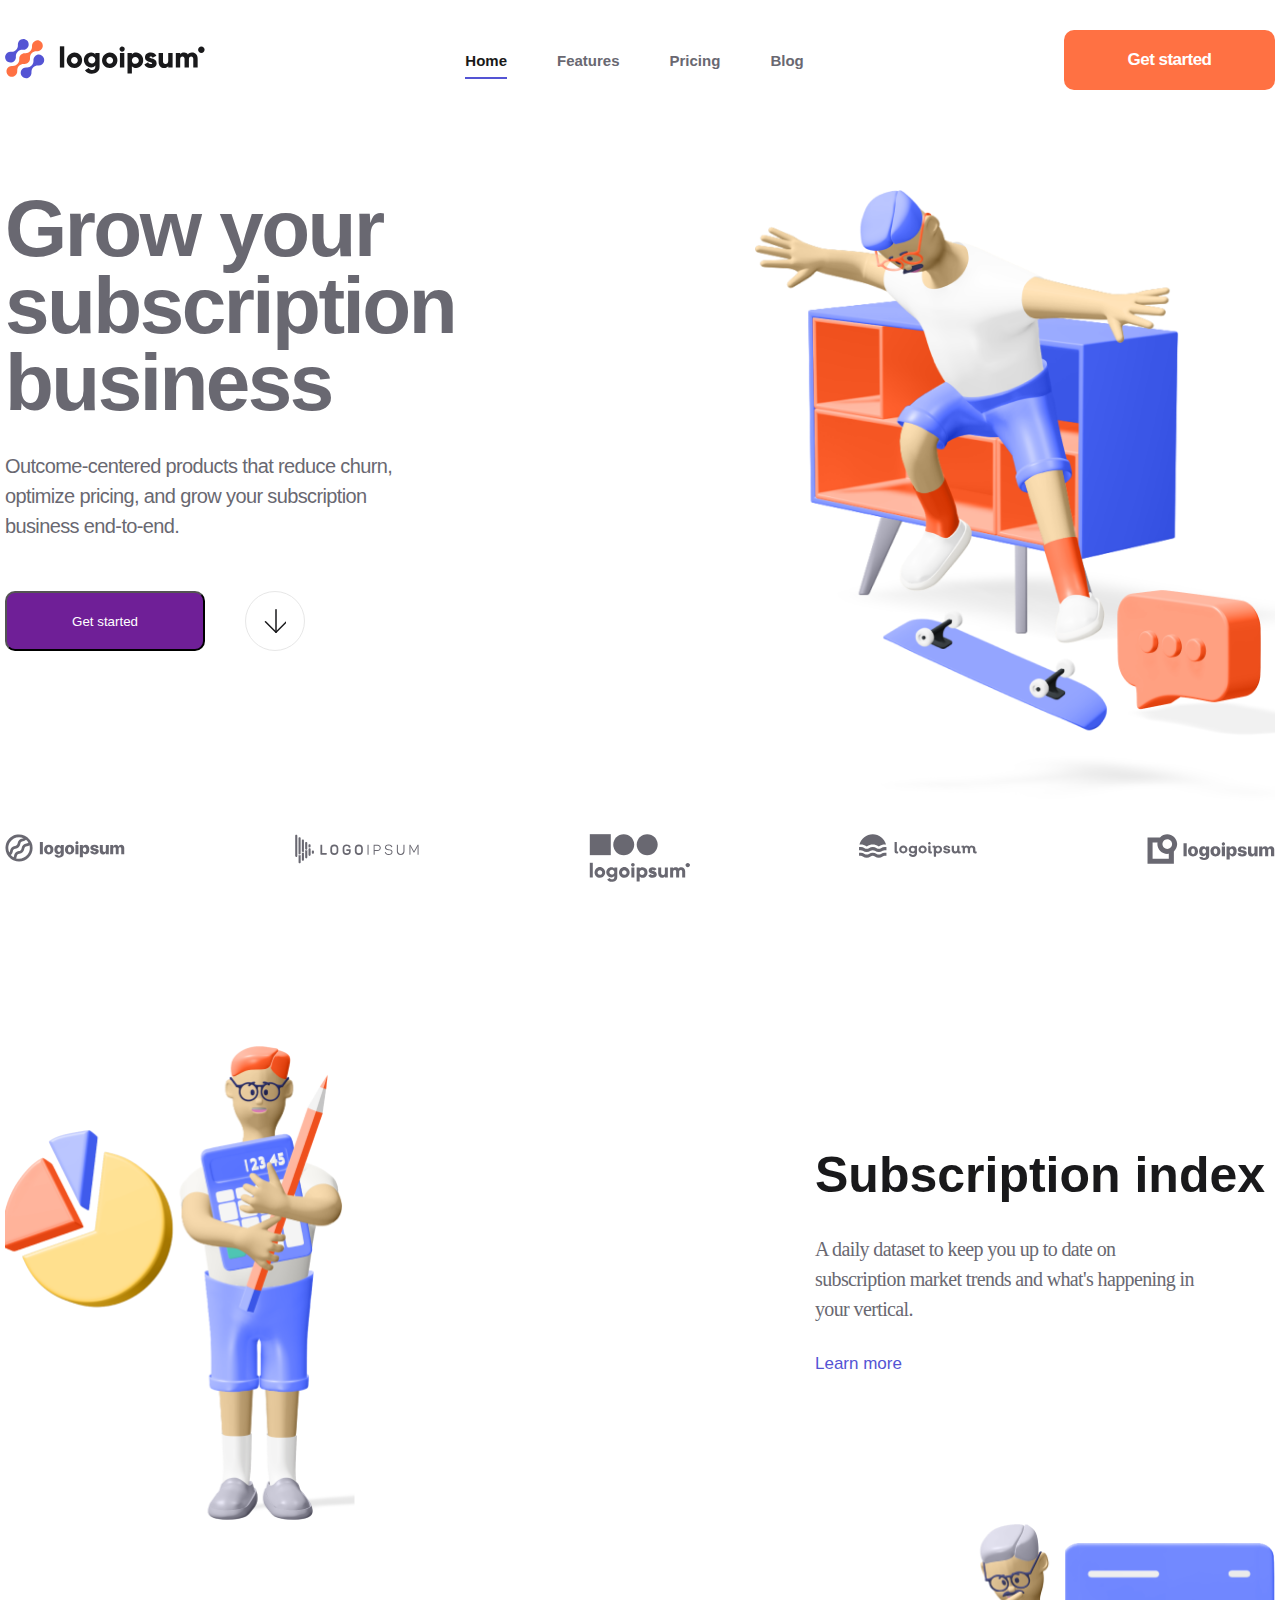
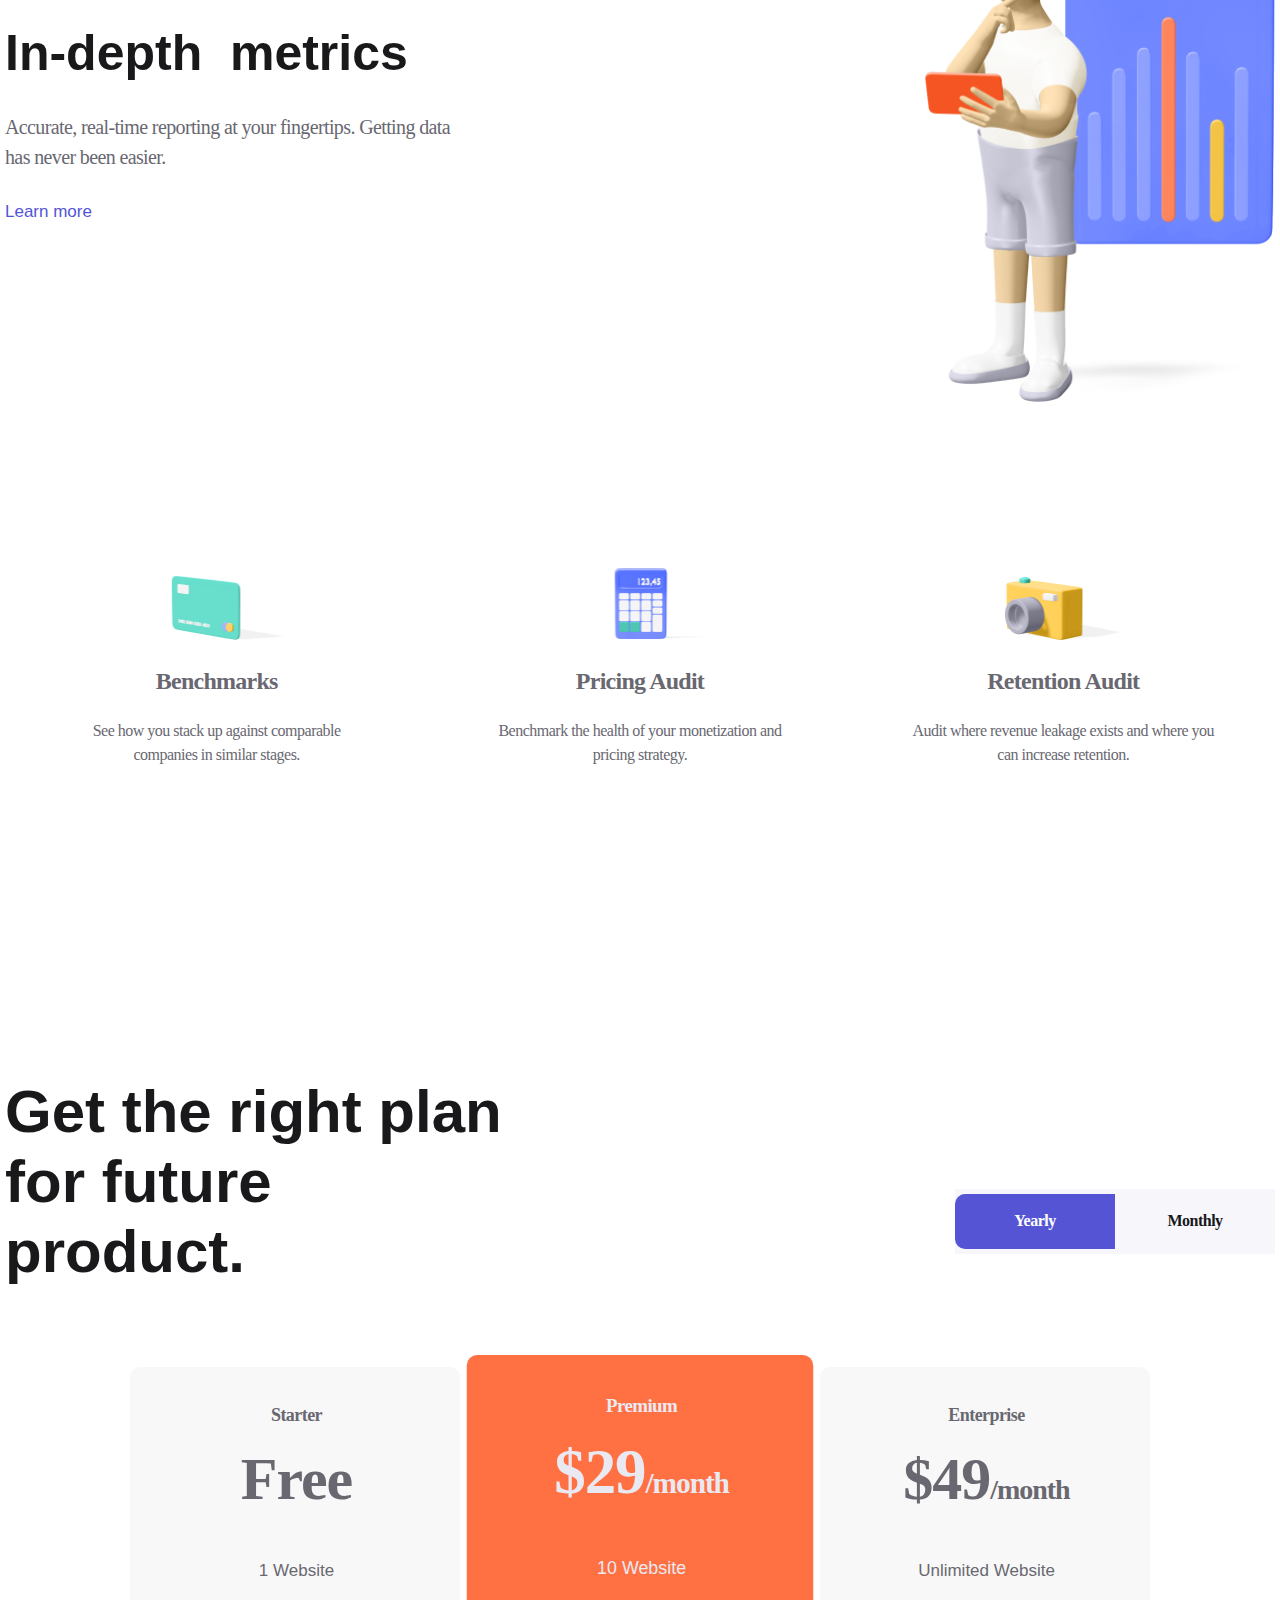
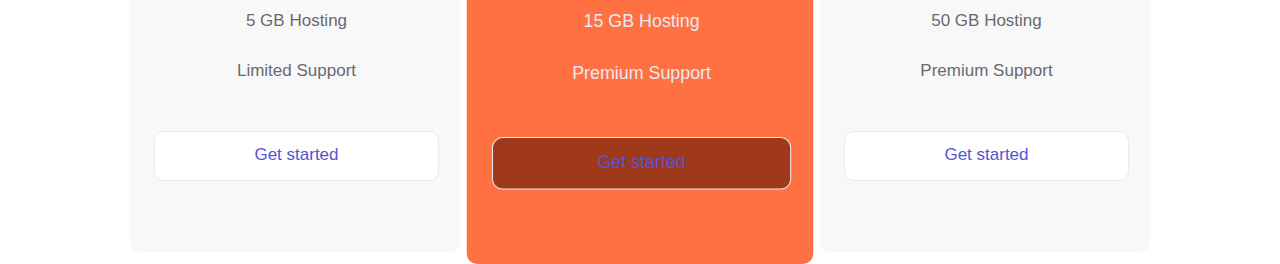
<file: BusinessMaket/index.html>
<!DOCTYPE html>
<html lang="en">
<head>
    <meta charset="UTF-8">
    <meta name="viewport" content="width=device-width, initial-scale=1.0">
    <link rel="stylesheet" href="style.css">
    <title>Document</title>
</head>
<body>
    <header id="header-main">
        <div class="container">
            <div class="header">
                <div class="logo">
                    <h1 class="hidden"></h1>
                    <img src="images/Logo Color.svg" alt="logo">
                </div>
                <ul class="nav-main">
                    <li class="nav-main-item-checked"><a href="#">Home</a></li>
                    <li><a href="#">Features</a></li>
                    <li><a href="#">Pricing</a></li>
                    <li><a href="#">Blog</a></li>
                </ul>
                <button class="header-btn">Get started</button>
            </div>
        </div>
    </header>
    <main>
        <div class="home-section">
            <div class="container">
                <div class="home">
                    <div class="home-left">
                        <b>Grow&nbsp;your<br>
                            subscription
                            <br>business
                        </b>
                        <p>Outcome-centered products that reduce churn,<br>optimize pricing, and grow your subscription <br>business&nbsp;end-to-end.
                        </p>
                        <div class="home-nav">
                        <button><a href="#subscrirtion-section">Get started</a></button>
                        <a></a>
                        </div>
                            
                    </div>
                    <div class="home-right">
                        <img src="images/Hero 3D.png" alt="hero">
                    </div>
                   
                </div>
                <div class="partners">
                    <ul>
                        <li><img src="images/Group.svg" alt="g"></li>
                        <li><img src="images/Group (1).svg" alt="g1"></li>
                        <li><img src="images/Group (2).svg" alt="g2"></li>
                        <li><img src="images/Group (3).svg" alt="g3"></li>
                        <li><img src="images/Group (4).svg" alt="g4"></li>
                    </ul>
                </div>
            </div>
        </div>
        <section id="subscritpion-section">
            <div class="container">
                <div class="subscription">
                    <div class="subscription-left">
                        <img src="images/subscription-main.png" alt="">
                    </div>
                    <div class="subscription-right">
                        <h2 class="section-header">Subscription index</h2>
                        <p class="section-text">A daily dataset to keep you up to date on<br>subscription market trends and what's happening in<br>your vertical.</p>
                        <a href="#" class="section-link">Learn more</a>
                    </div>
                </div>
            </div>

        </section>
        <section id="metrics-section">
            <div class="container">
                <div class="metrics">
                    <div class="metrics-left">
                        <h2 class="section-header">In-depth&nbsp; metrics</h2>
                        <p class="section-text">Accurate, real-time reporting at your fingertips. Getting data has never been easier.
                            
                        </p>
                        <a href="#" class="section-link">Learn more</a>
                    </div>
                    <div class="metrics-right">
                        <img src="images/Content Image.png" alt="metrics">
                    </div>
                </div>
                <div class="audit-wrap">
                    <div class="audit">
                        <img src="images/Icon 001.png" alt="benchmark">
                        <h3>Benchmarks</h3>
                        <p>See how you stack up against comparable companies in similar stages.</p>
                    </div>
                    <div class="audit">
                        <img src="images/Icon 002.png" alt="pricing">
                        <h3>Pricing Audit</h3>
                        <p>Benchmark the health of your monetization and pricing strategy.</p>
                    </div>
                    <div class="audit">
                        <img src="images/Icon 003.png" alt="retention">
                        <h3>Retention Audit</h3>
                        <p>Audit where revenue leakage exists and where you can increase retention.</p>
                    </div>
                </div>
            </div>
        </section>
        <div class="product-section">
            <div class="container">
                <div class="product">
                    <div class="product-header">
                        <b>Get the right plan<br> for future product.</b>
                        <ul class="product-tabs">
                            <li class="product-tabs-checked">Yearly</li>
                            <li>Monthly</li>
                        </ul>
                    </div>
                    <div class="plans-wrap">
                        <div class="plan">
                            <h3>Starter</h3>
                            <strong>Free<span></span></strong>
                            <ul class="plan-description">
                                <li>1 Website</li>
                                <li>5 GB Hosting</li>
                                <li>Limited Support</li>
                            </ul>
                            <a href="#">Get started</a>
                        </div>
                        <div class="plan plan-recommend">
                            <h3>Premium</h3>
                            <strong>$29<span>/month</span></strong>
                            <ul class="plan-description">
                                <li>10 Website</li>
                                <li>15 GB Hosting</li>
                                <li>Premium Support</li>
                            </ul>
                            <a href="#">Get started</a>
                        </div>
                        <div class="plan">
                            <h3>Enterprise</h3>
                            <strong>$49<span>/month</span></strong>
                            <ul class="plan-description">
                                <li>Unlimited Website</li>
                                <li>50 GB Hosting</li>
                                <li>Premium Support</li>
                            </ul>
                            <a href="#">Get started</a>
                        </div>
                    </div>
                </div>
            </div>
        </div>
    </main>
</body>
</html>
</file>
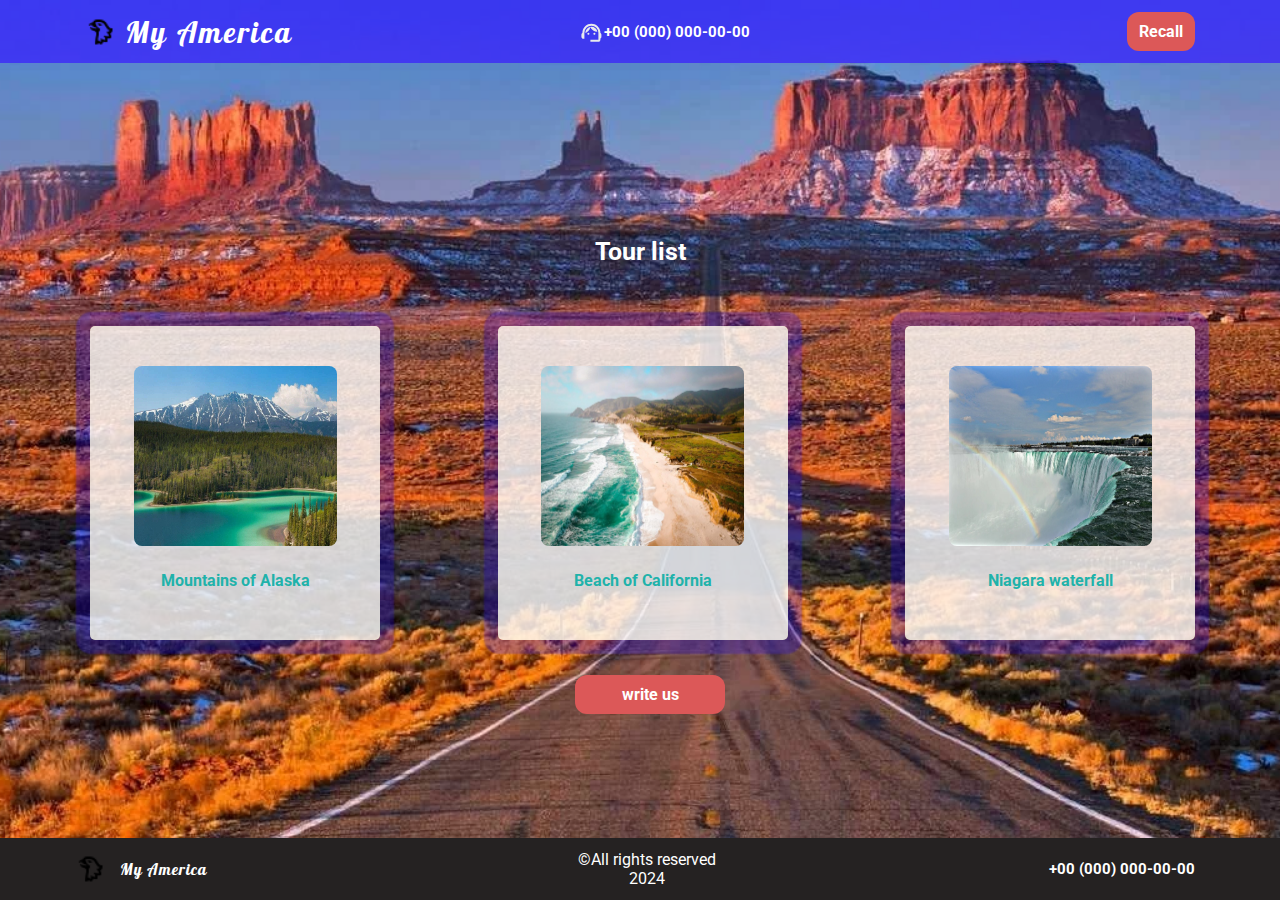
<file: projectAmerica/index.html>
<!DOCTYPE html>
<html lang="en">
<head>
    <meta charset="UTF-8">
    <meta name="viewport" content="width=device-width, initial-scale=1.0">
    <link rel="stylesheet" href="style.css">
    <link rel="shortcut icon" href="images/eagle.png" type="image/x-icon">
    <link rel="preconnect" href="https://fonts.googleapis.com">
<link rel="preconnect" href="https://fonts.gstatic.com" crossorigin>
<link href="https://fonts.googleapis.com/css2?family=Lobster&family=Roboto:ital,wght@0,100;0,300;0,400;0,500;0,700;0,900;1,100;1,300;1,400;1,500;1,700;1,900&display=swap" rel="stylesheet">
<link rel="stylesheet" href="https://fonts.googleapis.com/css2?family=Material+Symbols+Outlined:opsz,wght,FILL,GRAD@20..48,100..700,0..1,-50..200&icon_names=support_agent" />
    <title>America</title>
</head>
<body>
    <div class="main-content">
        <header id="header">
            <div class="container">
                <div class="header-wrap">
                    <div class="header-logo">
                        <img src="images/eagle.png" alt="my_America">
                        <h1>My America</h1>
                    </div>
                    <span class="header-tel">+00 (000) 000-00-00</span>
                    <a class='main-link' href="#">Recall</a>
                </div>
            </div>
        </header>
        <main id = 'main'>
            <div class="container">
                <h2 class="title-section">Tour list</h2>
                <div class="tour-wrap">
                    <a href="#" class="tour">
                        <img src="images/mountains.webp" alt="mountains">
                        <b>Mountains of Alaska</b>
                    </a>
                    
                    <a class="tour">
                        <img src="images/beach.jpeg" alt="beach">
                        <b>Beach of California</b>
                    </a>
                    <a class="tour">
                        <img src="images/waterfall.jpeg" alt="waterfall">
                        <b>Niagara waterfall</b>
                    </a>
                </div>
                <a class="main-link section-feedback" href="#">write us</a>
                <div></div><br>
            </div>

        </main>
        <footer>
            <div id="footer">
                <div class="container">
                    <div class="footer-wrap">
                        <div class="footer-logo">
                            <img src="images/eagle.png" alt="my_America">
                            <b>My America</b>
                        </div>
                        <p>
                            &copy;All rights reserved<br>2024
                        </p>
                        <span class=" footer-tel">+00 (000) 000-00-00</span>
                    </div>
                </div>
            </div>
        </footer>
    </div>

</body>
</html>
</file>
<file: BusinessMaket/style.css>
* {
    margin: 0;
    padding: 0;
    box-sizing: border-box;

}
ul li {
    margin: 0;
    padding: 0;
    list-style-type: none;

}
a {
    color: inherit;
    font: inherit;
    text-decoration: none;
}
img {
    width: 100%;
}
.header button {
    display: block;
    border: none;
    cursor: pointer;
    color: white;
    font-weight: 700;
    width: 211px;
    height: 60px;
    border-radius: 10px;
    font-family: DMSans,'Arial',sans-serif;
    font-size: 17px;
    line-height: 19.92px;
    letter-spacing: -0.5314737558364868px;
    text-align: center;
    text-underline-position: from-font;
    text-decoration-skip-ink: none;
    background-color: #FF7143;
    padding: 20px 0;
}
body {
    padding: 0 5px;
    color: #696871;
    font-family: DMSans,'Arial',sans-serif;
}
.container {
    max-width: 1136;
    margin: 0 auto;
}
#header-main {
    padding: 30px 0 100px;
}
.hidden {
    display: none;
}
.header {
    display: flex;
    justify-content: space-between;
    align-items: center;
}
.logo {
    width: 200px;
}
.nav-main {
    display: flex;
    justify-content: space-between;
}
.nav-main>li {
    margin-right: 50px;
    position: relative;
    font-size: 15px;
    font-weight: 700;
    color: #696871;
    transition: .4s;
}
.nav-main-item-checked>a,
.nav-main>li:hover {
    color: #191918;
}
.nav-main-item-checked::after,
.nav-main>li:hover::after {
    position: absolute;
    content: ''; 
    bottom: -10px;
    width: 100%;
    height: 2px;
    left: 0;
    background-color: #5454D4;
}
.nav-main-item-checked>a {
    cursor: default;
}
.nav-main>li:last-child {
    margin-right: 0;
}
.header-btn {
    width: 200px;
    padding: 19px 60px;
    background-color: #FF7143;
    transition: .4s;

}
.header-btn:hover {
    background-color: #a11d1d;
}
/* -------------------HOME-------------------------- */
.home-section {
    margin-bottom: 160px;
}
.home {
    display: flex;
    justify-content: space-between;
    
}
.home-left>b {
    display: block;
    font: 700 DMSans,'Arial',Arial, Helvetica, sans-serif;
    font-size: 80px;
    line-height: 77px;
    letter-spacing: -2.5010533332824707px;
    text-align: left;
    text-underline-position: from-font;
    text-decoration-skip-ink: none;
    margin-bottom: 30px;
    
}
.home-left>p {
    font-family: Mulish,Arial, Helvetica, sans-serif;
    font-size: 20px;
    font-weight: 400;
    line-height: 30px;
    letter-spacing: -0.6252632141113281px;
    text-align: left;
    text-underline-position: from-font;
    text-decoration-skip-ink: none;
    margin-bottom: 50px;

}
.home-left, .home-right {
    width: 50%;
}
.home-right {
    position: relative;
    overflow-x: hidden;
    width: 580px;
    height: 644px; 
}
.home-right img {
    position: absolute;
    left: 60px;
}
.partners>ul {
    display: flex;
    justify-content: space-between;
}
.home-nav>button {
    width: 200px;
    padding: 20px 0px;
    background-color: #6f1f97;
    transition: .4s; 
    color: white;
    border-radius: 10px;
    margin-right: 40px;
}
.home-nav>button:hover {
    background-color: #250237;
}
.home-nav {
    display: flex;
}
.home-nav>a {
    position: relative;
    display: block;
    width: 60px;
    height: 60px;
    border: 1px solid #E7E7E7;
    background-color: #fff;
    border-radius: 50%;
    transition: .3s;
}
.home-nav>a:hover {
    box-shadow: 0 0 2px 4px #bd8a8a;
}
.home-nav>a::after {
    position: absolute;
    content: '';
    top: 50%;
    left: 50%;
    width: 22px;
    height: 24px;
    transform: translate(-50%, -50%);
    background-image: url(images/arrow-down.svg);
}
#subscription-section {
    padding-bottom: 85px;
}
.subscription, .metrics {
    display: flex;
    justify-content: space-between;
}
.subscription-left,
.metrics-right {
    width: 350px;
}
.subscription-right,
.metrics-left {
    max-width: 460px;
    margin-top: 100px;
}
.section-header {
    font-size: 50px;
    font-weight: 700;
    margin-bottom: 30px;
    color: #19191B;
}
.section-text,
.metrics-text {
    width: 460px;
    font-family: Mulish;
    font-size: 20px;
    font-weight: 400;
    line-height: 30px;
    letter-spacing: -0.6252632141113281px;
    text-align: left;
    text-underline-position: from-font;
    text-decoration-skip-ink: none;
    margin-bottom: 30px;

}
.section-link {
    font-size: 17px;
    color: #5454D4;
    transition: .4s;
}
.section-link:hover {
    color: #1d1d9f;
}
#metrics-section {
    padding-bottom: 150px;
}
.audit-wrap {
    display: flex;
    justify-content: space-around;
    margin-top: 150px;
    margin-bottom: 160px;
}
.audit {
    width: 307px;
}
.audit img {
    display: block;
    margin: 0 auto 10px;
    width: 150px;
}
.audit h3 {
    font-family: DMSans;
    font-size: 24px;
    line-height: 36px;
    letter-spacing: -0.7503160238265991px;
    text-align: center;
    text-underline-position: from-font;
    text-decoration-skip-ink: none;
    font-family: 700;
    margin-bottom: 20px;
}
.audit p {
    font-family: Mulish;
    font-size: 16px;
    font-weight: 400;
    line-height: 24px;
    letter-spacing: -0.5002105832099915px;
    text-align: center;
    text-underline-position: from-font;
    text-decoration-skip-ink: none;

}
#product-section {
    padding-bottom: 150px;

}
.product-header {
    display: flex;
    justify-content: space-between;
    align-items: center;
}
.product-header b {
    color: #19191B;
    font-size: 60px;
    font-weight: 700;
    line-height: 70px;
    display: block;
    width: 523px;
    margin-bottom: 80px;

}
.product-tabs {
    display: flex;
    justify-content: space-between;
    align-items: center;
    width: 320px;
    height: 65px;
    background-color: #F7F7FB;
    font-family: DMSans;
    font-size: 16px;
    line-height: 18.75px;
    letter-spacing: -0.5002105832099915px;
    text-align: center;
    text-underline-position: from-font;
    text-decoration-skip-ink: none;

}

.product-tabs>li {
    display: block;
    width: 50%;
    height: 55px;
    padding: 18px 0px;
    color: #19191B;
    font-size: 16px;
    font-weight: 700;
    background-color: #F7F7FB;
    
    text-align: center; 
    cursor: pointer;
}
.product-tabs>li:first-child {
    border-radius: 10px 0 0 10px;
}
.product-tabs>li:last-child {
    border-radius: 0 10px 10px 0;
}
.product-tabs .product-tabs-checked {
    color: #fff;
    background-color: #5454D4;
    cursor: default;
}
.plans-wrap {
    display: flex;
     
    justify-content: center;
}
.plan {
    min-height: 475px;
    margin-right: 15px;
    padding: 34px 21px 27px 24px;
    background-color: #F8F8F8;
    border-radius: 10px;
    width: 330px;
}
.plan:last-child {
    margin-right: 0;
}
.plan>h3 {
    text-align: center;
    font-family: DMSans;
    font-size: 18px;
    line-height: 28px;
    letter-spacing: -0.5627369284629822px;
    text-align: center;
    text-underline-position: from-font;
    text-decoration-skip-ink: none;

}
.plan>strong {
    display: block;
    font-family: DMSans;
    font-size: 60px;
    line-height: 56px;
    letter-spacing: -1.034482717514038px;
    text-align: center;
    -ext-underline-position: from-font;
    text-decoration-skip-ink: none; 
    margin-top: 22px;
    margin-bottom: 28px;
}
.plan-description>li {
    font-family: 'Mulish','Arial',serif;
    font-size: 17px;
    line-height: 50px;
    text-align: center;
    font-weight: 400;
}
.plan>a {
    display: flex;
    justify-content: space-around;
    padding-top: 13px;
    width: 285px;
    height: 50px;
    margin: 35px auto 0;
    border: 1px solid #EAE9F2;
    border-radius: 10px;
    color: #5454D4;
    font-size: 17px;
    background-color: #fff;
    text-align: center;
    
}
.plan>a:hover {
    color: white;
    width: 90%;
    background-color: #5454D4;

}
.plan span {
    font-size: 28px;
}
.plan-recommend {
    background-color: #FF7143;
    height: 485px; 
    transform: scale(1.05);
}
.plan-recommend:not(a) {
    color:#EAE9F2
}
.plan-recommend>a {
    background-color: #9F3919;
}
.plan-recommend>a:hover {
    background:#cf472f;
    width: 100%;
}
</file>
<file: projectAmerica/style.css>
* {
    margin: 0;
    padding: 0;
    box-sizing: border-box;
}
ul li, ol li {
    padding: 0;
    margin: 0;
    list-style-type: none;
}
img {
    max-width: 100%;
    height: auto;
}
a {
    color: inherit;
    text-decoration: none;
    transition: .4s;
}
body {
    color: white;
    font-family: 'Roboto', 'Arial', 'Helvetica', sans-serif;
}
.container {
    max-width: 1150px;
    margin: 0 auto;
    padding: 0 10px;
    
}
.header-wrap {
    display: flex;
    justify-content: space-between;
    flex-wrap: wrap;
    align-items: center;
    padding: 12px 10px;
}
.header-logo {
    display: flex;
    justify-content: flex-start;
    align-items: center;
    letter-spacing: 2px;
}
.main-content {
    display: flex;
    flex-direction: column;
    justify-content: space-between;
    min-height: 100vh;
    background: url('images/journey.webp');
    background-position: center top;
    background-size: cover;
    background-repeat: no-repeat;
}
#header {
    background-color: rgba(55 26 255/0.7);
}
.header-logo img {
    width: 30px;
    margin-right: 10px;
}
.header-logo h1 {
    font-family: Lobster, cursive;
    font-weight: 300;
    font-size: 30px;
}
.header-tel {
    font-size: 15px;
    font-weight: 700;
    position: relative;
    margin-left: 110px; 
    transform: translateX(-60%);
}
.header-tel::before,
.footer-tel::before {
    position: absolute;
    content: '';
    top: 50%;
    transform: translateY(-45%);
    left: -25px;
    width: 25px;
    height: 25px;
    background: url(images/support.svg) no-repeat;
}
.main .container {
    padding-top: 50px;
    
}
.main-link {
    padding: 10px 12px;
    background-color: #dc5858;
    border-radius: 12px;
    font-weight: 700;
    font-size: 16px;
}
.main-link:hover {
    background-color: #cc2a2a;
}
.main {
    padding: 40px 60px;
}
.title-section {
    font-size: 25px;
    text-align: center;
    margin: 50px 0 50px;
}
.tour-wrap {
    display: flex;
    flex-wrap: wrap;
    justify-content: space-between;
    align-items: center;
}

.tour img {
    display:block;
    margin: 0 auto;
    width: 70%;
    border-radius: 8px;
    height: 180px;
}
.tour {
    display: block;
    width: 290px;
    margin: 10px 15px 15px;
    border-radius: 5px;
    padding: 40px 0 50px;
    
    background-color: rgba(255,255,255,0.8);
    box-shadow: 0 0 2px 14px rgba(38, 9, 228, 0.3);
}
.tour:hover {
    transform: scale(1.07);
}
.tour:last-child {
    margin-right: 10px;
}
.tour b {
    display: block;
    text-align: center;
    margin-top: 25px;
    color: lightseagreen;
}
.section-feedback {
    
    position: absolute;
    display: block;
    margin: 20px 10px 50px;
    width: 150px;
    text-align: center;
    left: 50%;
    transform: translateX(-50%);
}
.footer-logo img {
    width: 30px;
    margin-right: 10px;
}
#footer {
    margin-top: 40px;
    padding: 12px 0;
    background-color: #252222;
}
.footer-wrap {
    display: flex;
    justify-content: space-between;
    align-items: center;
    flex-wrap: wrap;
    
}
.footer-logo img {
    width: 30px;
    margin-right: 15px;

}
.footer-logo {
    display: flex;
    justify-content: flex-start;
    align-items: center;
    letter-spacing: 1px;
}
.footer-logo b {
    font-family: Lobster, Arial, Helvetica, sans-serif;
    font-weight: 400;
}
.footer-wrap p {
    text-align: center;
    transform: translateX(30%);
    margin-right: 100px;
    padding-left: 35px
    
}
.footer-tel {
    font-size: 15px;
    font-weight: 700;
    padding-right: 10px;
    
    
}
.footer-tel::before {
    width: 25px;
    height: 25px;
}
.section-feedback {
    margin-bottom: 20px;
}

@media (max-width: 992px) {
    .header-tel {
        padding-right: 0px;
    }
    .tour {
        width: 200px;
    }
    
}

@media (max-width: 850px) {
    .header-logo h1 {
        font-size: 25px;
    }
    .header-tel {
        display: none;
    }
    .tour {
        width: 150px;
    }
}

@media (max-width: 767px) {
    .tour {
        width: 60%;
        margin: 0 auto 35px !important;
    }
    
}
@media (max-width: 550px) {
    .header-logo img {
        width: 20px;
        margin-right: 6px;
    }
    .header-logo h1 {
        font-size: 18px;
        letter-spacing: 0;
        padding: 3px;
    }
    .main-link {
        padding: 4px 1px;
        width: 100px;
        text-align: center;
    }
    .title-section {
        margin: 20px auto;
        font-size: 16px;
    }
    .tour {
        width: 300px;
    }
    .tour img {
        width: 80%;
        height: 140%;
    }
    #footer p {
        order: 3;
        width: 100%;
        margin-left: 10px;
        transform: translateX(-10%);
    }
}
@media (max-width: 375px) {
    .main-link {
        display: none;
    }
    .header-wrap {
        justify-content: center;
    }
    #footer {
        font-size: 12px;
    }
    #footer span {
        font-size: 12px;
    }
}
</file>
